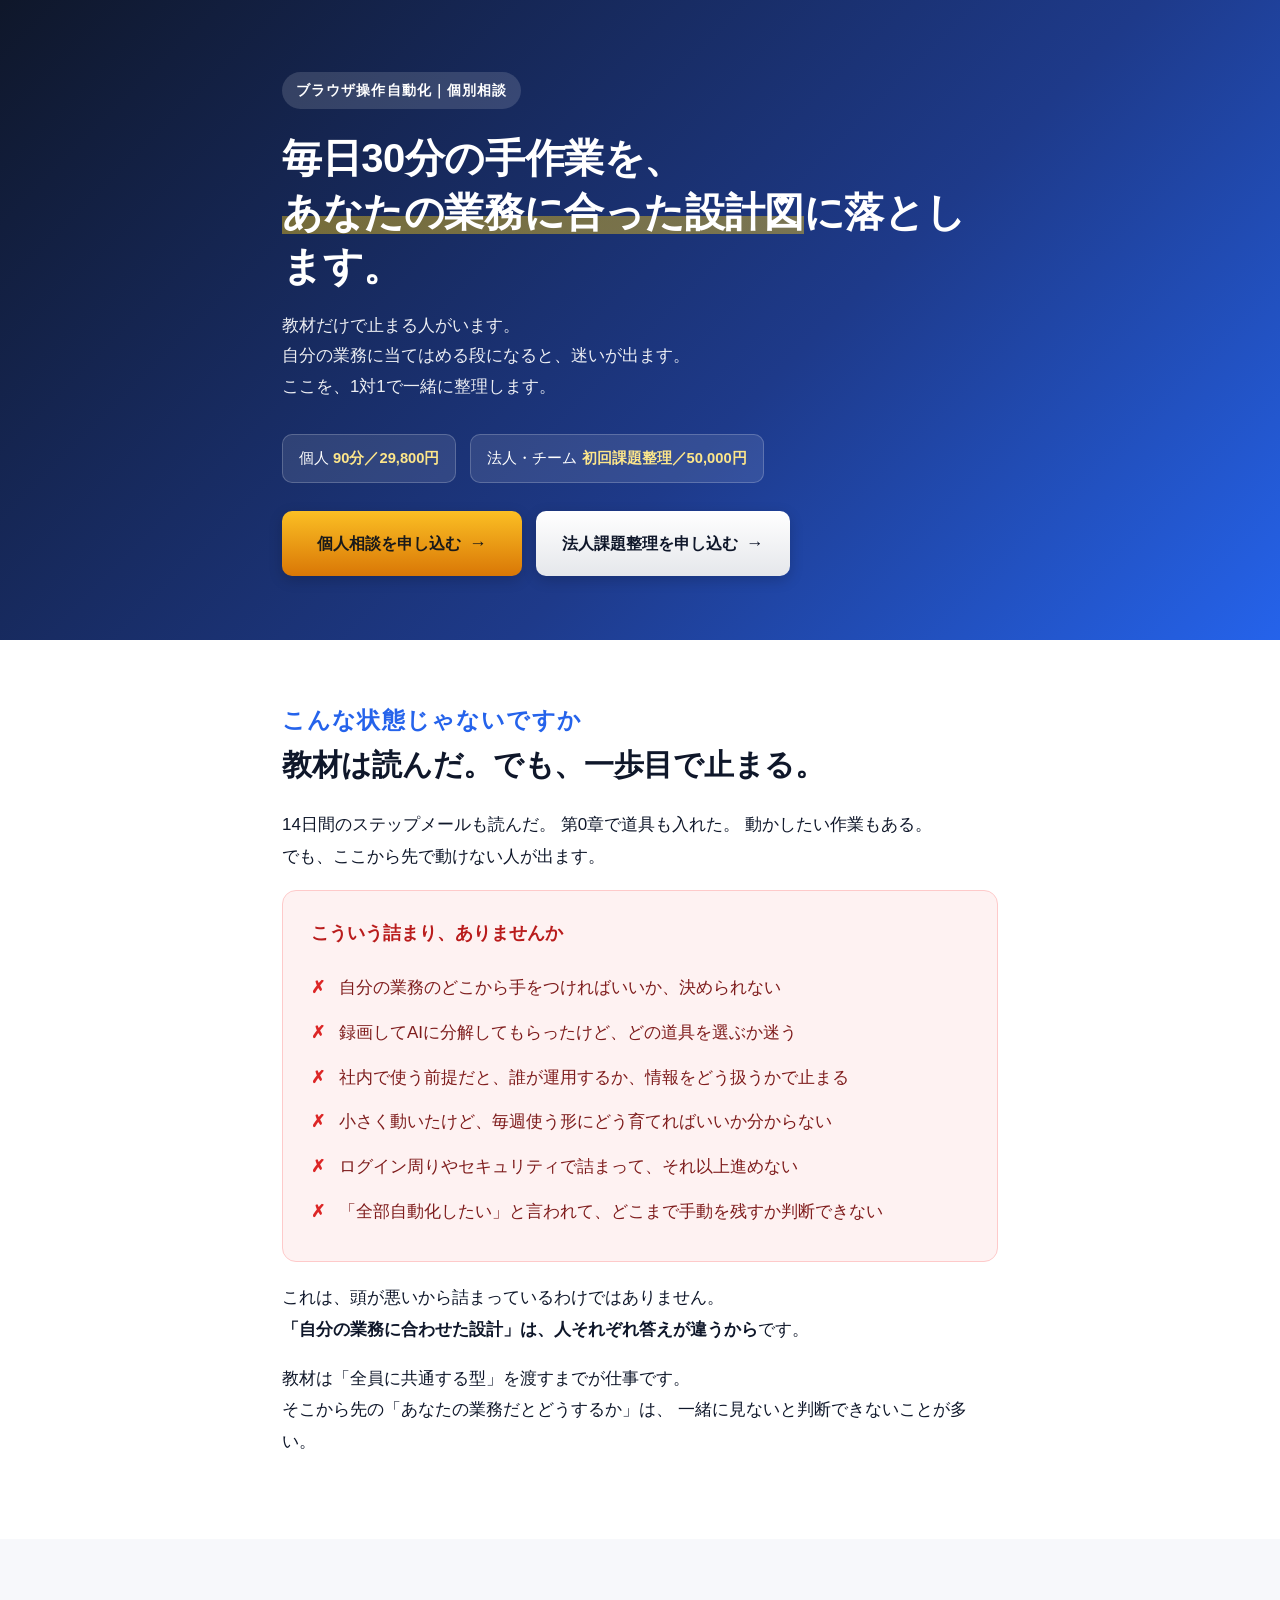
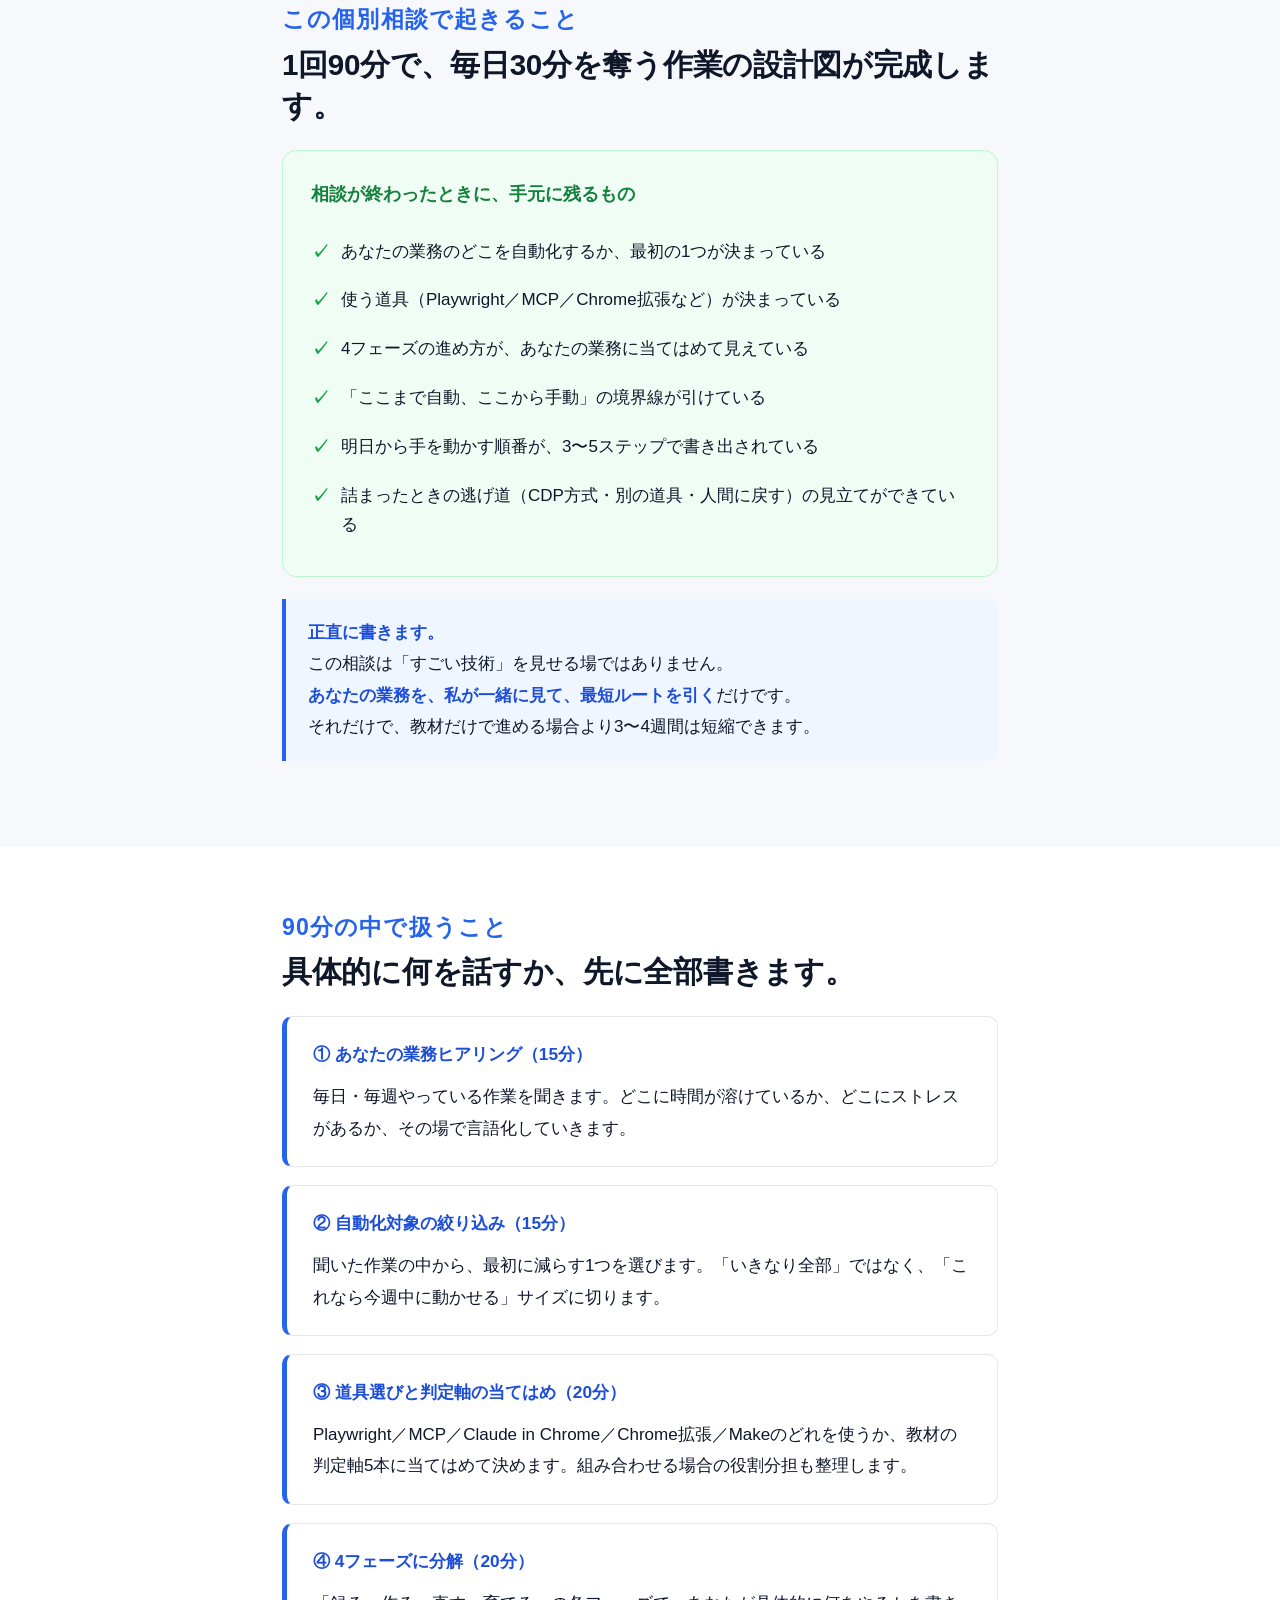
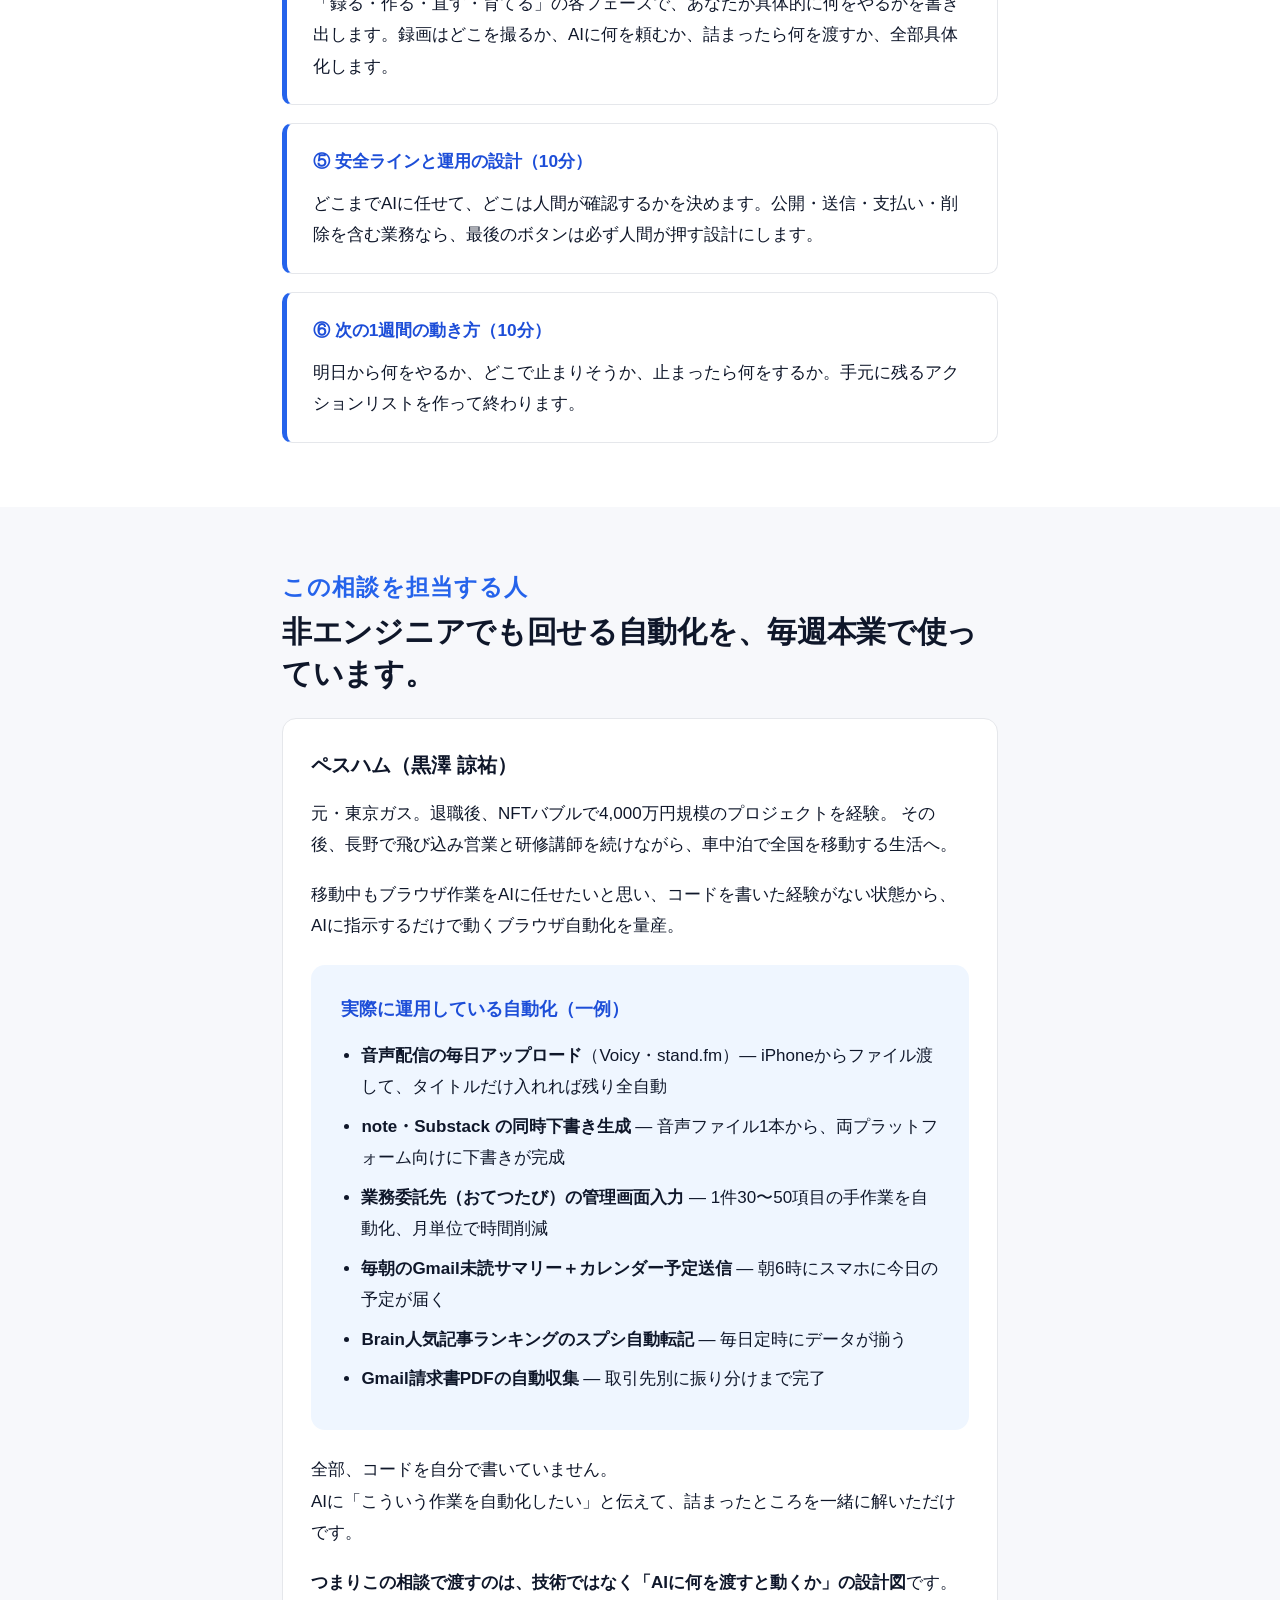
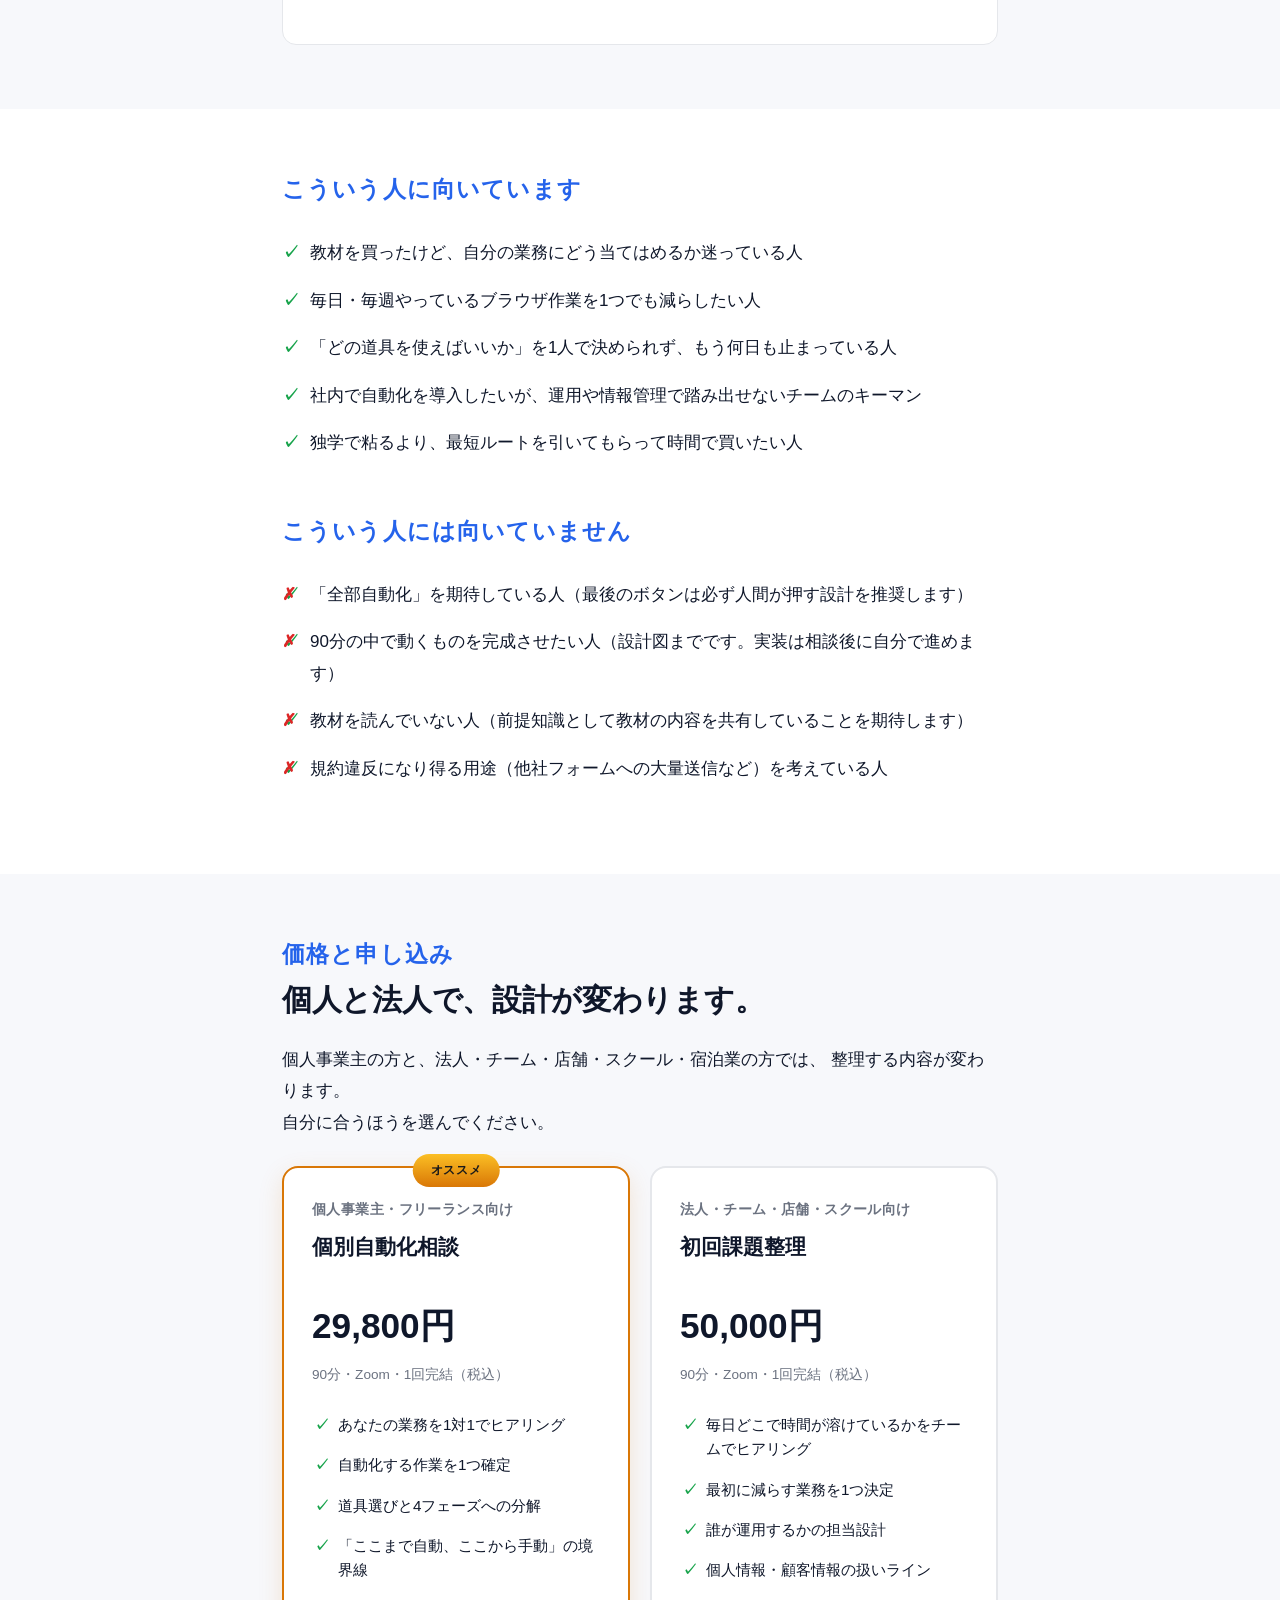
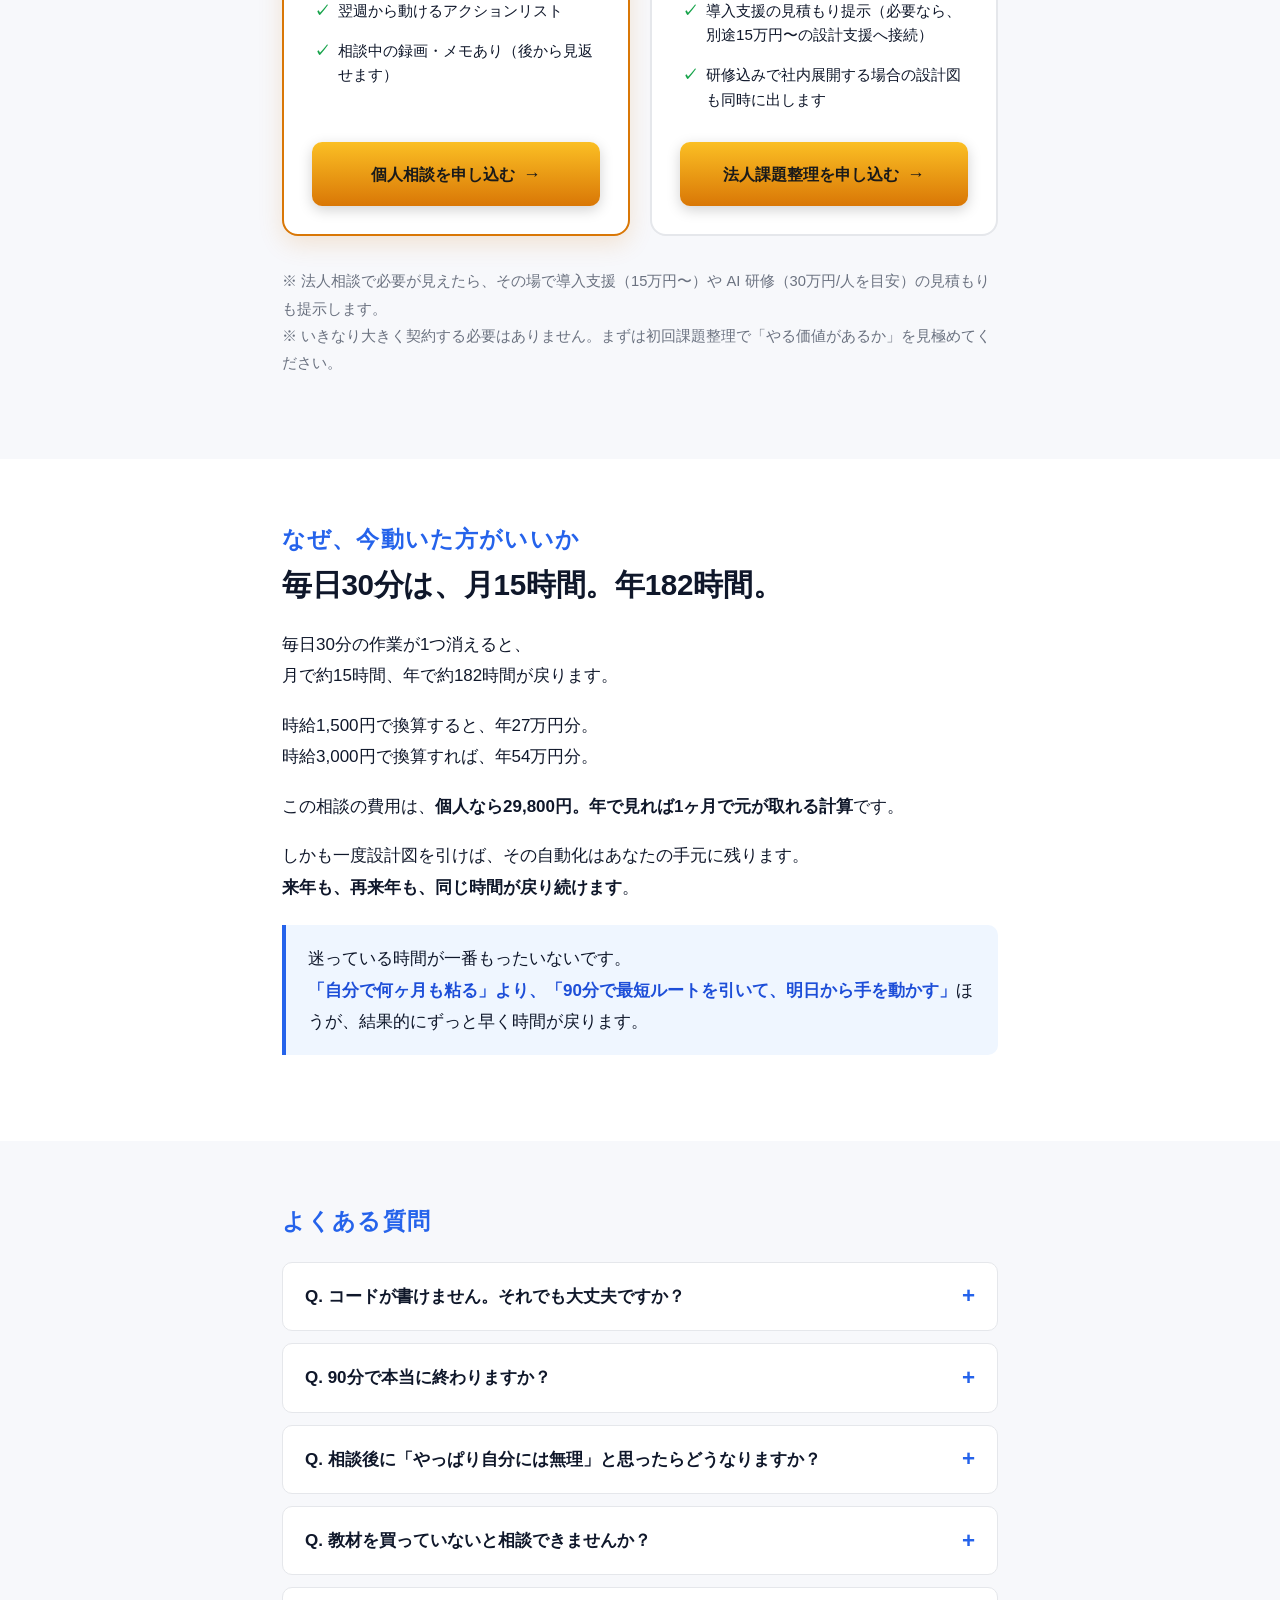
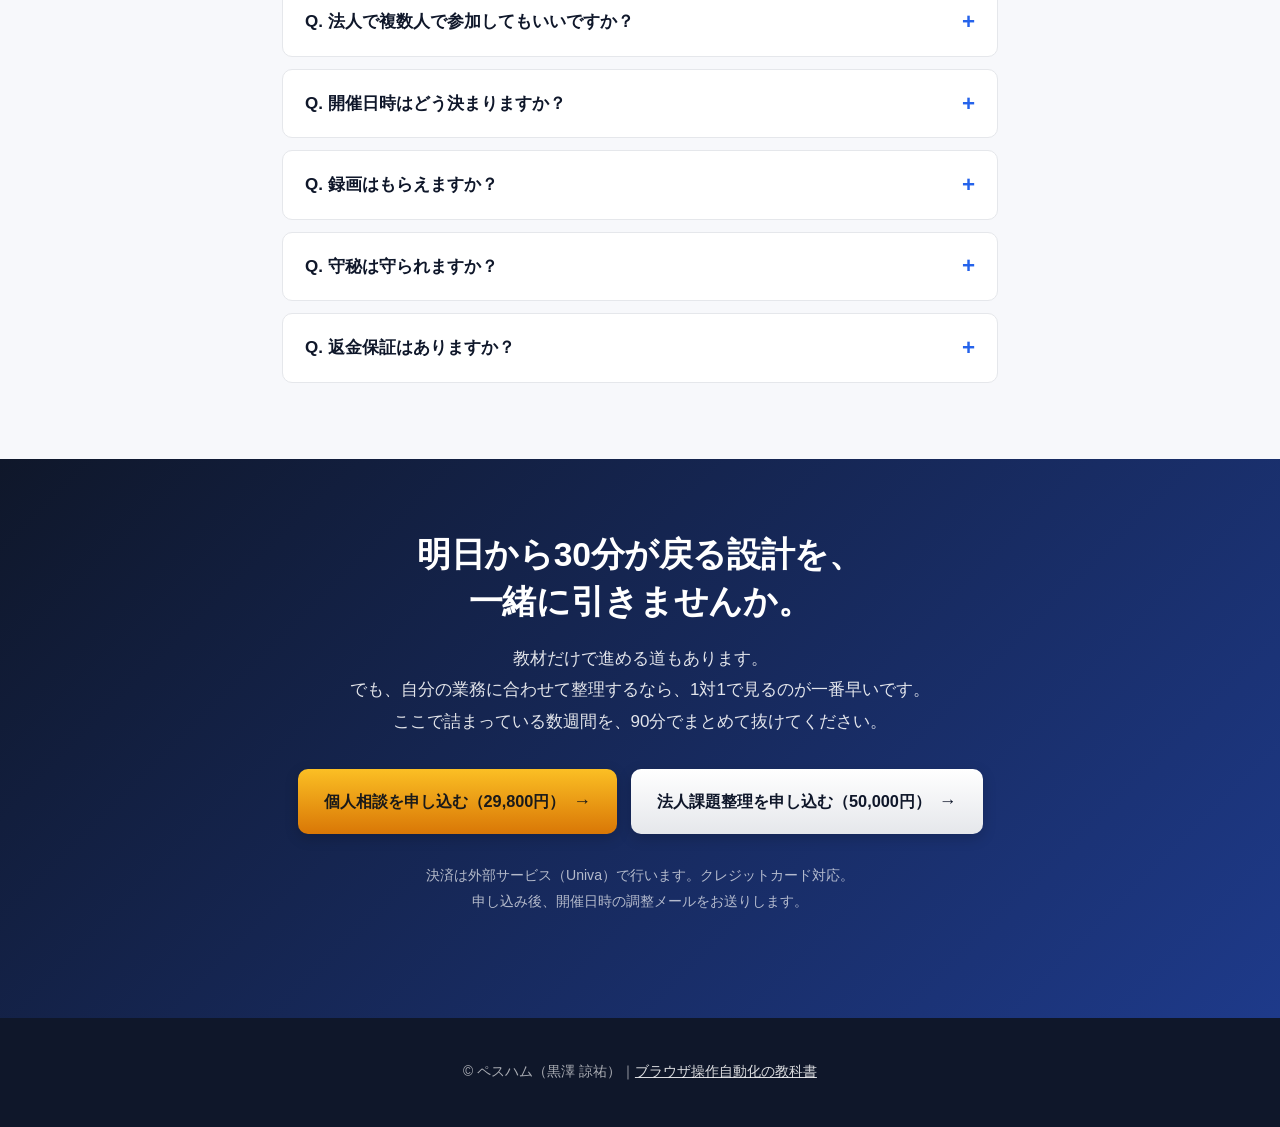
<file: soudan.html>
<!doctype html>
<html lang="ja">
<head>
<meta charset="utf-8" />
<meta name="viewport" content="width=device-width, initial-scale=1" />
<meta name="robots" content="noindex,nofollow,noarchive,noimageindex" />
<title>個別相談｜ブラウザ操作自動化 設計サポート — ペスハム</title>
<link rel="icon" type="image/png" href="./images/chibi-anne.png" />
<meta property="og:title" content="個別相談｜ブラウザ操作自動化 設計サポート" />
<meta property="og:description" content="毎日30分を奪う作業を、一緒に設計図に落とします。個人90分29,800円／法人5万円。" />
<meta property="og:image" content="https://jidouka.pessham.com/images/thumbs/top-hero.jpg" />
<meta property="og:type" content="website" />
<meta name="twitter:card" content="summary_large_image" />
<style>
  :root {
    --bg: #f7f8fb;
    --panel: #ffffff;
    --ink: #0f172a;
    --muted: #6b7280;
    --line: #e5e7eb;
    --blue: #2563eb;
    --blue-dark: #1d4ed8;
    --green: #16a34a;
    --green-dark: #15803d;
    --gold: #d97706;
    --soft-blue: #eff6ff;
    --soft-green: #f0fdf4;
    --soft-red: #fef2f2;
    --soft-yellow: #fefce8;
  }
  * { box-sizing: border-box; }
  html, body { margin: 0; padding: 0; }
  body {
    background: var(--bg);
    color: var(--ink);
    font-family: -apple-system, BlinkMacSystemFont, "Hiragino Kaku Gothic ProN", "Yu Gothic", "Noto Sans JP", sans-serif;
    line-height: 1.85;
    font-size: 17px;
  }
  .container { max-width: 760px; margin: 0 auto; padding: 0 22px; }
  a { color: var(--blue); }
  strong { font-weight: 700; }

  /* HERO */
  .hero {
    background: linear-gradient(135deg, #0f172a 0%, #1e3a8a 60%, #2563eb 100%);
    color: #fff;
    padding: 72px 0 64px;
  }
  .hero .eyebrow {
    display: inline-block;
    background: rgba(255,255,255,0.14);
    color: #fff;
    font-size: 0.85rem;
    font-weight: 700;
    letter-spacing: 0.08em;
    padding: 6px 14px;
    border-radius: 999px;
    margin-bottom: 22px;
  }
  .hero h1 {
    font-size: clamp(1.7rem, 4.5vw, 2.5rem);
    font-weight: 900;
    line-height: 1.35;
    margin: 0 0 18px;
    letter-spacing: -0.01em;
  }
  .hero h1 .highlight {
    background: linear-gradient(transparent 60%, rgba(250, 204, 21, 0.42) 60%);
  }
  .hero .lead {
    font-size: 1.05rem;
    color: rgba(255,255,255,0.92);
    line-height: 1.8;
    margin: 0 0 32px;
  }
  .hero .price-row {
    display: flex;
    gap: 14px;
    flex-wrap: wrap;
    margin-bottom: 28px;
  }
  .hero .price-pill {
    background: rgba(255,255,255,0.1);
    border: 1px solid rgba(255,255,255,0.2);
    color: #fff;
    padding: 10px 16px;
    border-radius: 10px;
    font-size: 0.92rem;
  }
  .hero .price-pill strong { color: #fde68a; font-weight: 800; }
  .cta-row {
    display: flex;
    gap: 14px;
    flex-wrap: wrap;
    margin-top: 8px;
  }
  .btn {
    display: inline-flex;
    align-items: center;
    justify-content: center;
    gap: 8px;
    padding: 16px 26px;
    border-radius: 10px;
    font-weight: 800;
    font-size: 1.02rem;
    text-decoration: none;
    transition: transform 0.1s, box-shadow 0.2s, opacity 0.2s;
    border: 0;
    cursor: pointer;
    min-width: 240px;
    box-shadow: 0 4px 14px rgba(0,0,0,0.18);
  }
  .btn-primary {
    background: linear-gradient(180deg, #fbbf24, #d97706);
    color: #1a1a1a;
  }
  .btn-secondary {
    background: linear-gradient(180deg, #ffffff, #e5e7eb);
    color: #0f172a;
  }
  .btn:hover { transform: translateY(-1px); box-shadow: 0 8px 20px rgba(0,0,0,0.22); }
  .btn .arrow { font-size: 1.1rem; }

  /* SECTION */
  section { padding: 64px 0; }
  section.white { background: #ffffff; }
  section.soft { background: var(--bg); }
  section h2 {
    font-size: clamp(1.4rem, 3.5vw, 1.85rem);
    font-weight: 900;
    line-height: 1.4;
    margin: 0 0 24px;
    color: var(--ink);
    letter-spacing: -0.01em;
  }
  section h2 .sub {
    display: block;
    font-size: 0.78em;
    color: var(--blue);
    font-weight: 700;
    margin-bottom: 8px;
    letter-spacing: 0.05em;
  }
  section p { margin: 0 0 18px; }

  /* PAIN */
  .pain-card {
    background: var(--soft-red);
    border: 1px solid #fecaca;
    border-radius: 14px;
    padding: 26px 28px;
    margin-bottom: 20px;
  }
  .pain-card h3 {
    margin: 0 0 16px;
    color: #b91c1c;
    font-size: 1.1rem;
  }
  .pain-card ul {
    list-style: none;
    padding: 0;
    margin: 0;
  }
  .pain-card li {
    padding: 8px 0 8px 28px;
    position: relative;
    color: #7f1d1d;
    line-height: 1.7;
  }
  .pain-card li::before {
    content: "✗";
    position: absolute;
    left: 0;
    color: #dc2626;
    font-weight: 900;
  }

  /* SOLUTION */
  .solution-card {
    background: var(--soft-green);
    border: 1px solid #bbf7d0;
    border-radius: 14px;
    padding: 26px 28px;
    margin-bottom: 20px;
  }
  .solution-card h3 {
    margin: 0 0 16px;
    color: var(--green-dark);
    font-size: 1.15rem;
  }
  .solution-card ul {
    list-style: none;
    padding: 0;
    margin: 0;
  }
  .solution-card li {
    padding: 10px 0 10px 30px;
    position: relative;
    line-height: 1.7;
  }
  .solution-card li::before {
    content: "✓";
    position: absolute;
    left: 0;
    color: var(--green);
    font-weight: 900;
    font-size: 1.1rem;
  }

  /* WHAT YOU GET */
  .what-grid {
    display: grid;
    grid-template-columns: 1fr;
    gap: 18px;
    margin-top: 24px;
  }
  .what-card {
    background: #fff;
    border: 1px solid var(--line);
    border-left: 5px solid var(--blue);
    border-radius: 10px;
    padding: 22px 26px;
  }
  .what-card h4 {
    margin: 0 0 10px;
    color: var(--blue-dark);
    font-size: 1.08rem;
    font-weight: 800;
  }
  .what-card p { margin: 0; color: var(--ink); }

  /* PROOF */
  .proof-wrap {
    background: var(--soft-blue);
    border-radius: 14px;
    padding: 28px 30px;
    margin: 24px 0;
  }
  .proof-wrap h3 {
    margin: 0 0 14px;
    color: var(--blue-dark);
    font-size: 1.1rem;
  }
  .proof-wrap ul { padding-left: 1.2em; margin: 0; }
  .proof-wrap li { line-height: 1.85; margin-bottom: 8px; }

  /* PRICING */
  .pricing-grid {
    display: grid;
    grid-template-columns: 1fr 1fr;
    gap: 20px;
    margin-top: 28px;
  }
  @media (max-width: 700px) {
    .pricing-grid { grid-template-columns: 1fr; }
  }
  .price-card {
    background: #fff;
    border: 2px solid var(--line);
    border-radius: 16px;
    padding: 28px;
    display: flex;
    flex-direction: column;
    position: relative;
  }
  .price-card.recommended {
    border-color: var(--gold);
    box-shadow: 0 8px 24px rgba(217, 119, 6, 0.16);
  }
  .price-card.recommended::before {
    content: "オススメ";
    position: absolute;
    top: -14px;
    left: 50%;
    transform: translateX(-50%);
    background: linear-gradient(180deg, #fbbf24, #d97706);
    color: #1a1a1a;
    padding: 5px 18px;
    border-radius: 999px;
    font-size: 0.78rem;
    font-weight: 800;
    letter-spacing: 0.05em;
  }
  .price-card .target {
    color: var(--muted);
    font-size: 0.88rem;
    font-weight: 700;
    margin-bottom: 6px;
    letter-spacing: 0.03em;
  }
  .price-card h3 {
    margin: 0 0 12px;
    font-size: 1.3rem;
  }
  .price-card .price {
    font-size: 2.2rem;
    font-weight: 900;
    margin: 14px 0 4px;
    color: var(--ink);
  }
  .price-card .price-note {
    color: var(--muted);
    font-size: 0.85rem;
    margin-bottom: 18px;
  }
  .price-card ul {
    list-style: none;
    padding: 0;
    margin: 0 0 22px;
    flex: 1;
  }
  .price-card li {
    padding: 8px 0 8px 26px;
    position: relative;
    line-height: 1.6;
    font-size: 0.95rem;
  }
  .price-card li::before {
    content: "✓";
    position: absolute;
    left: 2px;
    color: var(--green);
    font-weight: 900;
  }
  .price-card .btn { width: 100%; min-width: 0; }

  /* PROFILE */
  .profile-box {
    background: #fff;
    border: 1px solid var(--line);
    border-radius: 14px;
    padding: 28px;
  }
  .profile-box h3 { margin: 0 0 14px; }

  /* FAQ */
  details.faq {
    background: #fff;
    border: 1px solid var(--line);
    border-radius: 10px;
    margin-bottom: 12px;
    overflow: hidden;
  }
  details.faq summary {
    cursor: pointer;
    padding: 18px 22px;
    font-weight: 700;
    list-style: none;
    position: relative;
    padding-right: 50px;
  }
  details.faq summary::-webkit-details-marker { display: none; }
  details.faq summary::after {
    content: "+";
    position: absolute;
    right: 22px;
    top: 50%;
    transform: translateY(-50%);
    font-size: 1.4rem;
    color: var(--blue);
    transition: transform 0.2s;
  }
  details.faq[open] summary::after {
    transform: translateY(-50%) rotate(45deg);
  }
  details.faq div.faq-body {
    padding: 0 22px 20px;
    color: var(--ink);
    line-height: 1.85;
  }

  /* FINAL CTA */
  .final-cta {
    background: linear-gradient(135deg, #0f172a 0%, #1e3a8a 100%);
    color: #fff;
    text-align: center;
    padding: 72px 22px;
  }
  .final-cta h2 {
    color: #fff;
    font-size: clamp(1.5rem, 4vw, 2.1rem);
    margin: 0 0 18px;
  }
  .final-cta p {
    color: rgba(255,255,255,0.88);
    margin: 0 auto 32px;
    max-width: 580px;
  }

  /* FOOTER */
  footer {
    background: #0f172a;
    color: rgba(255,255,255,0.65);
    text-align: center;
    padding: 28px 22px;
    font-size: 0.86rem;
  }
  footer a { color: rgba(255,255,255,0.85); }

  /* MISC */
  .quote {
    border-left: 4px solid var(--blue);
    background: var(--soft-blue);
    padding: 18px 22px;
    border-radius: 0 10px 10px 0;
    margin: 22px 0;
    color: var(--ink);
    font-style: normal;
  }
  .quote strong { color: var(--blue-dark); }

  ul.checklist {
    list-style: none;
    padding: 0;
    margin: 18px 0;
  }
  ul.checklist li {
    padding: 8px 0 8px 28px;
    position: relative;
  }
  ul.checklist li::before {
    content: "✓";
    position: absolute;
    left: 0;
    color: var(--green);
    font-weight: 900;
  }
</style>
</head>
<body>

<!-- HERO -->
<header class="hero">
  <div class="container">
    <span class="eyebrow">ブラウザ操作自動化｜個別相談</span>
    <h1>毎日30分の手作業を、<br><span class="highlight">あなたの業務に合った設計図</span>に落とします。</h1>
    <p class="lead">
      教材だけで止まる人がいます。<br>
      自分の業務に当てはめる段になると、迷いが出ます。<br>
      ここを、1対1で一緒に整理します。
    </p>
    <div class="price-row">
      <span class="price-pill">個人 <strong>90分／29,800円</strong></span>
      <span class="price-pill">法人・チーム <strong>初回課題整理／50,000円</strong></span>
    </div>
    <div class="cta-row">
      <a class="btn btn-primary" href="https://univa.cc/gFNgZV" target="_blank" rel="noopener noreferrer">
        個人相談を申し込む <span class="arrow">→</span>
      </a>
      <a class="btn btn-secondary" href="https://univa.cc/kLn8AJ" target="_blank" rel="noopener noreferrer">
        法人課題整理を申し込む <span class="arrow">→</span>
      </a>
    </div>
  </div>
</header>


<!-- PAIN -->
<section class="white">
  <div class="container">
    <h2><span class="sub">こんな状態じゃないですか</span>教材は読んだ。でも、一歩目で止まる。</h2>
    <p>
      14日間のステップメールも読んだ。
      第0章で道具も入れた。
      動かしたい作業もある。<br>
      でも、ここから先で動けない人が出ます。
    </p>

    <div class="pain-card">
      <h3>こういう詰まり、ありませんか</h3>
      <ul>
        <li>自分の業務のどこから手をつければいいか、決められない</li>
        <li>録画してAIに分解してもらったけど、どの道具を選ぶか迷う</li>
        <li>社内で使う前提だと、誰が運用するか、情報をどう扱うかで止まる</li>
        <li>小さく動いたけど、毎週使う形にどう育てればいいか分からない</li>
        <li>ログイン周りやセキュリティで詰まって、それ以上進めない</li>
        <li>「全部自動化したい」と言われて、どこまで手動を残すか判断できない</li>
      </ul>
    </div>

    <p>
      これは、頭が悪いから詰まっているわけではありません。<br>
      <strong>「自分の業務に合わせた設計」は、人それぞれ答えが違うから</strong>です。
    </p>

    <p>
      教材は「全員に共通する型」を渡すまでが仕事です。<br>
      そこから先の「あなたの業務だとどうするか」は、
      一緒に見ないと判断できないことが多い。
    </p>
  </div>
</section>


<!-- SOLUTION -->
<section class="soft">
  <div class="container">
    <h2><span class="sub">この個別相談で起きること</span>1回90分で、毎日30分を奪う作業の設計図が完成します。</h2>

    <div class="solution-card">
      <h3>相談が終わったときに、手元に残るもの</h3>
      <ul>
        <li>あなたの業務のどこを自動化するか、最初の1つが決まっている</li>
        <li>使う道具（Playwright／MCP／Chrome拡張など）が決まっている</li>
        <li>4フェーズの進め方が、あなたの業務に当てはめて見えている</li>
        <li>「ここまで自動、ここから手動」の境界線が引けている</li>
        <li>明日から手を動かす順番が、3〜5ステップで書き出されている</li>
        <li>詰まったときの逃げ道（CDP方式・別の道具・人間に戻す）の見立てができている</li>
      </ul>
    </div>

    <div class="quote">
      <strong>正直に書きます。</strong><br>
      この相談は「すごい技術」を見せる場ではありません。<br>
      <strong>あなたの業務を、私が一緒に見て、最短ルートを引く</strong>だけです。<br>
      それだけで、教材だけで進める場合より3〜4週間は短縮できます。
    </div>
  </div>
</section>


<!-- WHAT YOU GET -->
<section class="white">
  <div class="container">
    <h2><span class="sub">90分の中で扱うこと</span>具体的に何を話すか、先に全部書きます。</h2>

    <div class="what-grid">
      <div class="what-card">
        <h4>① あなたの業務ヒアリング（15分）</h4>
        <p>毎日・毎週やっている作業を聞きます。どこに時間が溶けているか、どこにストレスがあるか、その場で言語化していきます。</p>
      </div>
      <div class="what-card">
        <h4>② 自動化対象の絞り込み（15分）</h4>
        <p>聞いた作業の中から、最初に減らす1つを選びます。「いきなり全部」ではなく、「これなら今週中に動かせる」サイズに切ります。</p>
      </div>
      <div class="what-card">
        <h4>③ 道具選びと判定軸の当てはめ（20分）</h4>
        <p>Playwright／MCP／Claude in Chrome／Chrome拡張／Makeのどれを使うか、教材の判定軸5本に当てはめて決めます。組み合わせる場合の役割分担も整理します。</p>
      </div>
      <div class="what-card">
        <h4>④ 4フェーズに分解（20分）</h4>
        <p>「録る・作る・直す・育てる」の各フェーズで、あなたが具体的に何をやるかを書き出します。録画はどこを撮るか、AIに何を頼むか、詰まったら何を渡すか、全部具体化します。</p>
      </div>
      <div class="what-card">
        <h4>⑤ 安全ラインと運用の設計（10分）</h4>
        <p>どこまでAIに任せて、どこは人間が確認するかを決めます。公開・送信・支払い・削除を含む業務なら、最後のボタンは必ず人間が押す設計にします。</p>
      </div>
      <div class="what-card">
        <h4>⑥ 次の1週間の動き方（10分）</h4>
        <p>明日から何をやるか、どこで止まりそうか、止まったら何をするか。手元に残るアクションリストを作って終わります。</p>
      </div>
    </div>
  </div>
</section>


<!-- PROFILE / PROOF -->
<section class="soft">
  <div class="container">
    <h2><span class="sub">この相談を担当する人</span>非エンジニアでも回せる自動化を、毎週本業で使っています。</h2>

    <div class="profile-box">
      <h3>ペスハム（黒澤 諒祐）</h3>
      <p>
        元・東京ガス。退職後、NFTバブルで4,000万円規模のプロジェクトを経験。
        その後、長野で飛び込み営業と研修講師を続けながら、車中泊で全国を移動する生活へ。
      </p>
      <p>
        移動中もブラウザ作業をAIに任せたいと思い、コードを書いた経験がない状態から、
        AIに指示するだけで動くブラウザ自動化を量産。
      </p>

      <div class="proof-wrap">
        <h3>実際に運用している自動化（一例）</h3>
        <ul>
          <li><strong>音声配信の毎日アップロード</strong>（Voicy・stand.fm）— iPhoneからファイル渡して、タイトルだけ入れれば残り全自動</li>
          <li><strong>note・Substack の同時下書き生成</strong> — 音声ファイル1本から、両プラットフォーム向けに下書きが完成</li>
          <li><strong>業務委託先（おてつたび）の管理画面入力</strong> — 1件30〜50項目の手作業を自動化、月単位で時間削減</li>
          <li><strong>毎朝のGmail未読サマリー＋カレンダー予定送信</strong> — 朝6時にスマホに今日の予定が届く</li>
          <li><strong>Brain人気記事ランキングのスプシ自動転記</strong> — 毎日定時にデータが揃う</li>
          <li><strong>Gmail請求書PDFの自動収集</strong> — 取引先別に振り分けまで完了</li>
        </ul>
      </div>

      <p>
        全部、コードを自分で書いていません。<br>
        AIに「こういう作業を自動化したい」と伝えて、詰まったところを一緒に解いただけです。
      </p>

      <p>
        <strong>つまりこの相談で渡すのは、技術ではなく「AIに何を渡すと動くか」の設計図</strong>です。
      </p>
    </div>
  </div>
</section>


<!-- WHO IS THIS FOR -->
<section class="white">
  <div class="container">
    <h2><span class="sub">こういう人に向いています</span></h2>

    <ul class="checklist">
      <li>教材を買ったけど、自分の業務にどう当てはめるか迷っている人</li>
      <li>毎日・毎週やっているブラウザ作業を1つでも減らしたい人</li>
      <li>「どの道具を使えばいいか」を1人で決められず、もう何日も止まっている人</li>
      <li>社内で自動化を導入したいが、運用や情報管理で踏み出せないチームのキーマン</li>
      <li>独学で粘るより、最短ルートを引いてもらって時間で買いたい人</li>
    </ul>

    <h2 style="margin-top: 48px;"><span class="sub">こういう人には向いていません</span></h2>

    <ul class="checklist" style="list-style: none;">
      <li style="padding-left: 28px; position: relative;"><span style="position: absolute; left: 0; color: #dc2626; font-weight: 900;">✗</span> 「全部自動化」を期待している人（最後のボタンは必ず人間が押す設計を推奨します）</li>
      <li style="padding-left: 28px; position: relative;"><span style="position: absolute; left: 0; color: #dc2626; font-weight: 900;">✗</span> 90分の中で動くものを完成させたい人（設計図までです。実装は相談後に自分で進めます）</li>
      <li style="padding-left: 28px; position: relative;"><span style="position: absolute; left: 0; color: #dc2626; font-weight: 900;">✗</span> 教材を読んでいない人（前提知識として教材の内容を共有していることを期待します）</li>
      <li style="padding-left: 28px; position: relative;"><span style="position: absolute; left: 0; color: #dc2626; font-weight: 900;">✗</span> 規約違反になり得る用途（他社フォームへの大量送信など）を考えている人</li>
    </ul>
  </div>
</section>


<!-- PRICING -->
<section class="soft">
  <div class="container">
    <h2><span class="sub">価格と申し込み</span>個人と法人で、設計が変わります。</h2>

    <p>
      個人事業主の方と、法人・チーム・店舗・スクール・宿泊業の方では、
      整理する内容が変わります。<br>
      自分に合うほうを選んでください。
    </p>

    <div class="pricing-grid">
      <!-- 個人 -->
      <div class="price-card recommended">
        <div class="target">個人事業主・フリーランス向け</div>
        <h3>個別自動化相談</h3>
        <div class="price">29,800円</div>
        <div class="price-note">90分・Zoom・1回完結（税込）</div>
        <ul>
          <li>あなたの業務を1対1でヒアリング</li>
          <li>自動化する作業を1つ確定</li>
          <li>道具選びと4フェーズへの分解</li>
          <li>「ここまで自動、ここから手動」の境界線</li>
          <li>翌週から動けるアクションリスト</li>
          <li>相談中の録画・メモあり（後から見返せます）</li>
        </ul>
        <a class="btn btn-primary" href="https://univa.cc/gFNgZV" target="_blank" rel="noopener noreferrer">
          個人相談を申し込む <span class="arrow">→</span>
        </a>
      </div>

      <!-- 法人 -->
      <div class="price-card">
        <div class="target">法人・チーム・店舗・スクール向け</div>
        <h3>初回課題整理</h3>
        <div class="price">50,000円</div>
        <div class="price-note">90分・Zoom・1回完結（税込）</div>
        <ul>
          <li>毎日どこで時間が溶けているかをチームでヒアリング</li>
          <li>最初に減らす業務を1つ決定</li>
          <li>誰が運用するかの担当設計</li>
          <li>個人情報・顧客情報の扱いライン</li>
          <li>導入支援の見積もり提示（必要なら、別途15万円〜の設計支援へ接続）</li>
          <li>研修込みで社内展開する場合の設計図も同時に出します</li>
        </ul>
        <a class="btn btn-primary" href="https://univa.cc/kLn8AJ" target="_blank" rel="noopener noreferrer">
          法人課題整理を申し込む <span class="arrow">→</span>
        </a>
      </div>
    </div>

    <p style="margin-top: 32px; color: var(--muted); font-size: 0.92rem;">
      ※ 法人相談で必要が見えたら、その場で導入支援（15万円〜）や AI 研修（30万円/人を目安）の見積もりも提示します。<br>
      ※ いきなり大きく契約する必要はありません。まずは初回課題整理で「やる価値があるか」を見極めてください。
    </p>
  </div>
</section>


<!-- WHY NOW -->
<section class="white">
  <div class="container">
    <h2><span class="sub">なぜ、今動いた方がいいか</span>毎日30分は、月15時間。年182時間。</h2>

    <p>
      毎日30分の作業が1つ消えると、<br>
      月で約15時間、年で約182時間が戻ります。
    </p>

    <p>
      時給1,500円で換算すると、年27万円分。<br>
      時給3,000円で換算すれば、年54万円分。
    </p>

    <p>
      この相談の費用は、<strong>個人なら29,800円。年で見れば1ヶ月で元が取れる計算</strong>です。
    </p>

    <p>
      しかも一度設計図を引けば、その自動化はあなたの手元に残ります。<br>
      <strong>来年も、再来年も、同じ時間が戻り続けます</strong>。
    </p>

    <div class="quote">
      迷っている時間が一番もったいないです。<br>
      <strong>「自分で何ヶ月も粘る」より、「90分で最短ルートを引いて、明日から手を動かす」</strong>ほうが、結果的にずっと早く時間が戻ります。
    </div>
  </div>
</section>


<!-- FAQ -->
<section class="soft">
  <div class="container">
    <h2><span class="sub">よくある質問</span></h2>

    <details class="faq">
      <summary>Q. コードが書けません。それでも大丈夫ですか？</summary>
      <div class="faq-body">
        大丈夫です。むしろこの相談は「コードが書けない人」を想定しています。AIに何を渡すと動くか、を一緒に設計するのが目的です。担当しているペスハム自身もコードはAIに書かせています。
      </div>
    </details>

    <details class="faq">
      <summary>Q. 90分で本当に終わりますか？</summary>
      <div class="faq-body">
        90分で「設計図」が手に入ります。実装まではご自身で進めます。逆に言うと、設計図がない状態で実装に入ると何週間も遠回りすることがあるので、ここを最初に固めることに価値があります。
      </div>
    </details>

    <details class="faq">
      <summary>Q. 相談後に「やっぱり自分には無理」と思ったらどうなりますか？</summary>
      <div class="faq-body">
        相談中に「これは自分の業務には合わない」と判断するケースもあります。その場合は無理に進める必要はありません。「自動化しない方がいい業務」を切り分けるのも、この相談の役割の一つです。
      </div>
    </details>

    <details class="faq">
      <summary>Q. 教材を買っていないと相談できませんか？</summary>
      <div class="faq-body">
        教材を読んでいる前提で進めます。判定軸5本や4フェーズの型を共有している方が、90分が圧倒的に密度高くなります。まだの方は先に教材を読んでから申し込んでください。
      </div>
    </details>

    <details class="faq">
      <summary>Q. 法人で複数人で参加してもいいですか？</summary>
      <div class="faq-body">
        構いません。むしろ、現場でその作業をやっている人と、決裁できる人の両方が参加されると整理が早く進みます。3〜4名までは追加料金なしで対応します。
      </div>
    </details>

    <details class="faq">
      <summary>Q. 開催日時はどう決まりますか？</summary>
      <div class="faq-body">
        申し込み後、メールで候補日時をお送りします。平日夜・週末を含めて調整します。基本的に申し込みから1〜2週間以内で実施しています。
      </div>
    </details>

    <details class="faq">
      <summary>Q. 録画はもらえますか？</summary>
      <div class="faq-body">
        相談はZoomで実施し、録画データを後日お渡しします。メモが取りきれなくても、後から見返せます。
      </div>
    </details>

    <details class="faq">
      <summary>Q. 守秘は守られますか？</summary>
      <div class="faq-body">
        相談内容は外部に出しません。社外秘の業務についても、ヒアリング前に確認しながら進めます。法人の方で守秘契約が必要な場合は、申し込み前にメールでご連絡ください。
      </div>
    </details>

    <details class="faq">
      <summary>Q. 返金保証はありますか？</summary>
      <div class="faq-body">
        相談の性質上、原則として返金は承っていません。ただし、相談前に「自分の用途と合わなそう」と感じた場合は、開催日前であればキャンセル対応が可能です。
      </div>
    </details>
  </div>
</section>


<!-- FINAL CTA -->
<section class="final-cta">
  <div class="container">
    <h2>明日から30分が戻る設計を、<br>一緒に引きませんか。</h2>
    <p>
      教材だけで進める道もあります。<br>
      でも、自分の業務に合わせて整理するなら、1対1で見るのが一番早いです。<br>
      ここで詰まっている数週間を、90分でまとめて抜けてください。
    </p>
    <div class="cta-row" style="justify-content: center;">
      <a class="btn btn-primary" href="https://univa.cc/gFNgZV" target="_blank" rel="noopener noreferrer">
        個人相談を申し込む（29,800円） <span class="arrow">→</span>
      </a>
      <a class="btn btn-secondary" href="https://univa.cc/kLn8AJ" target="_blank" rel="noopener noreferrer">
        法人課題整理を申し込む（50,000円） <span class="arrow">→</span>
      </a>
    </div>
    <p style="margin-top: 28px; font-size: 0.88rem; color: rgba(255,255,255,0.68);">
      決済は外部サービス（Univa）で行います。クレジットカード対応。<br>
      申し込み後、開催日時の調整メールをお送りします。
    </p>
  </div>
</section>


<footer>
  <p>© ペスハム（黒澤 諒祐）｜<a href="https://jidouka.pessham.com/">ブラウザ操作自動化の教科書</a></p>
</footer>

</body>
</html>
</file>
